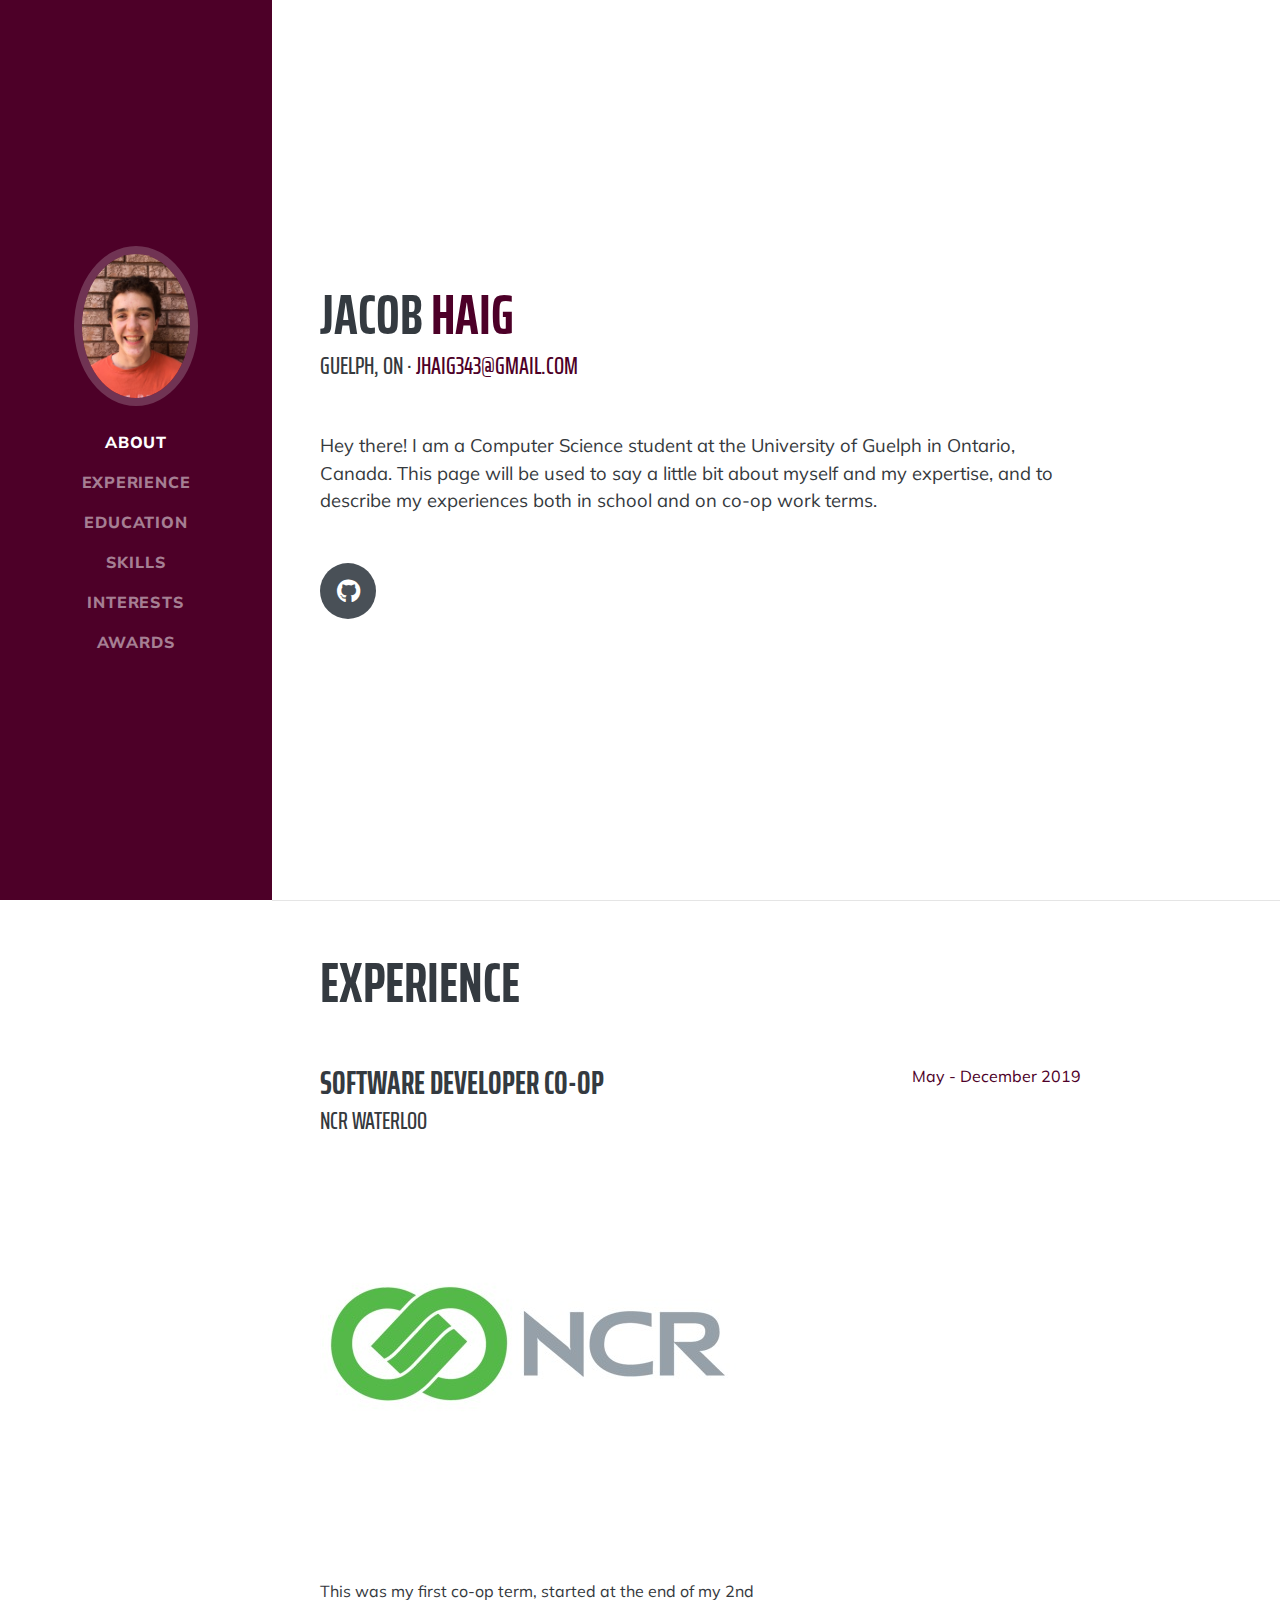
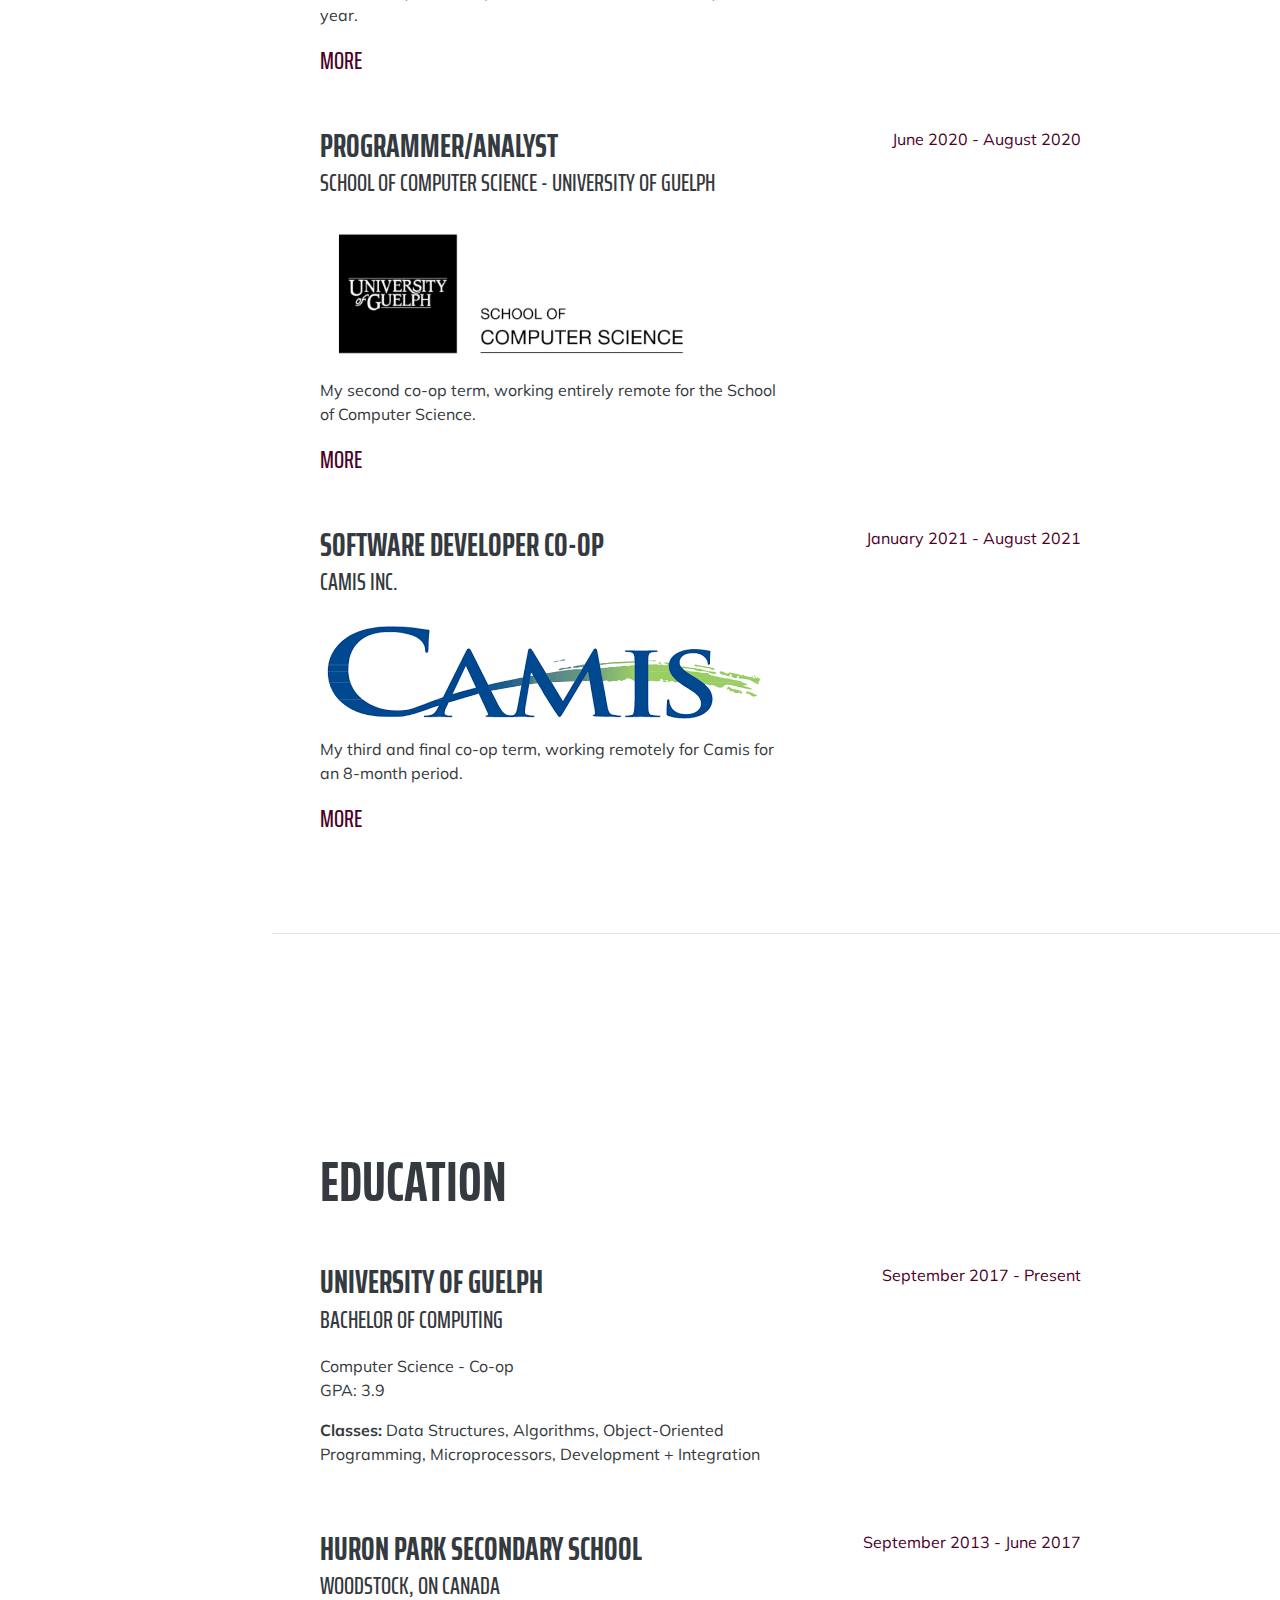
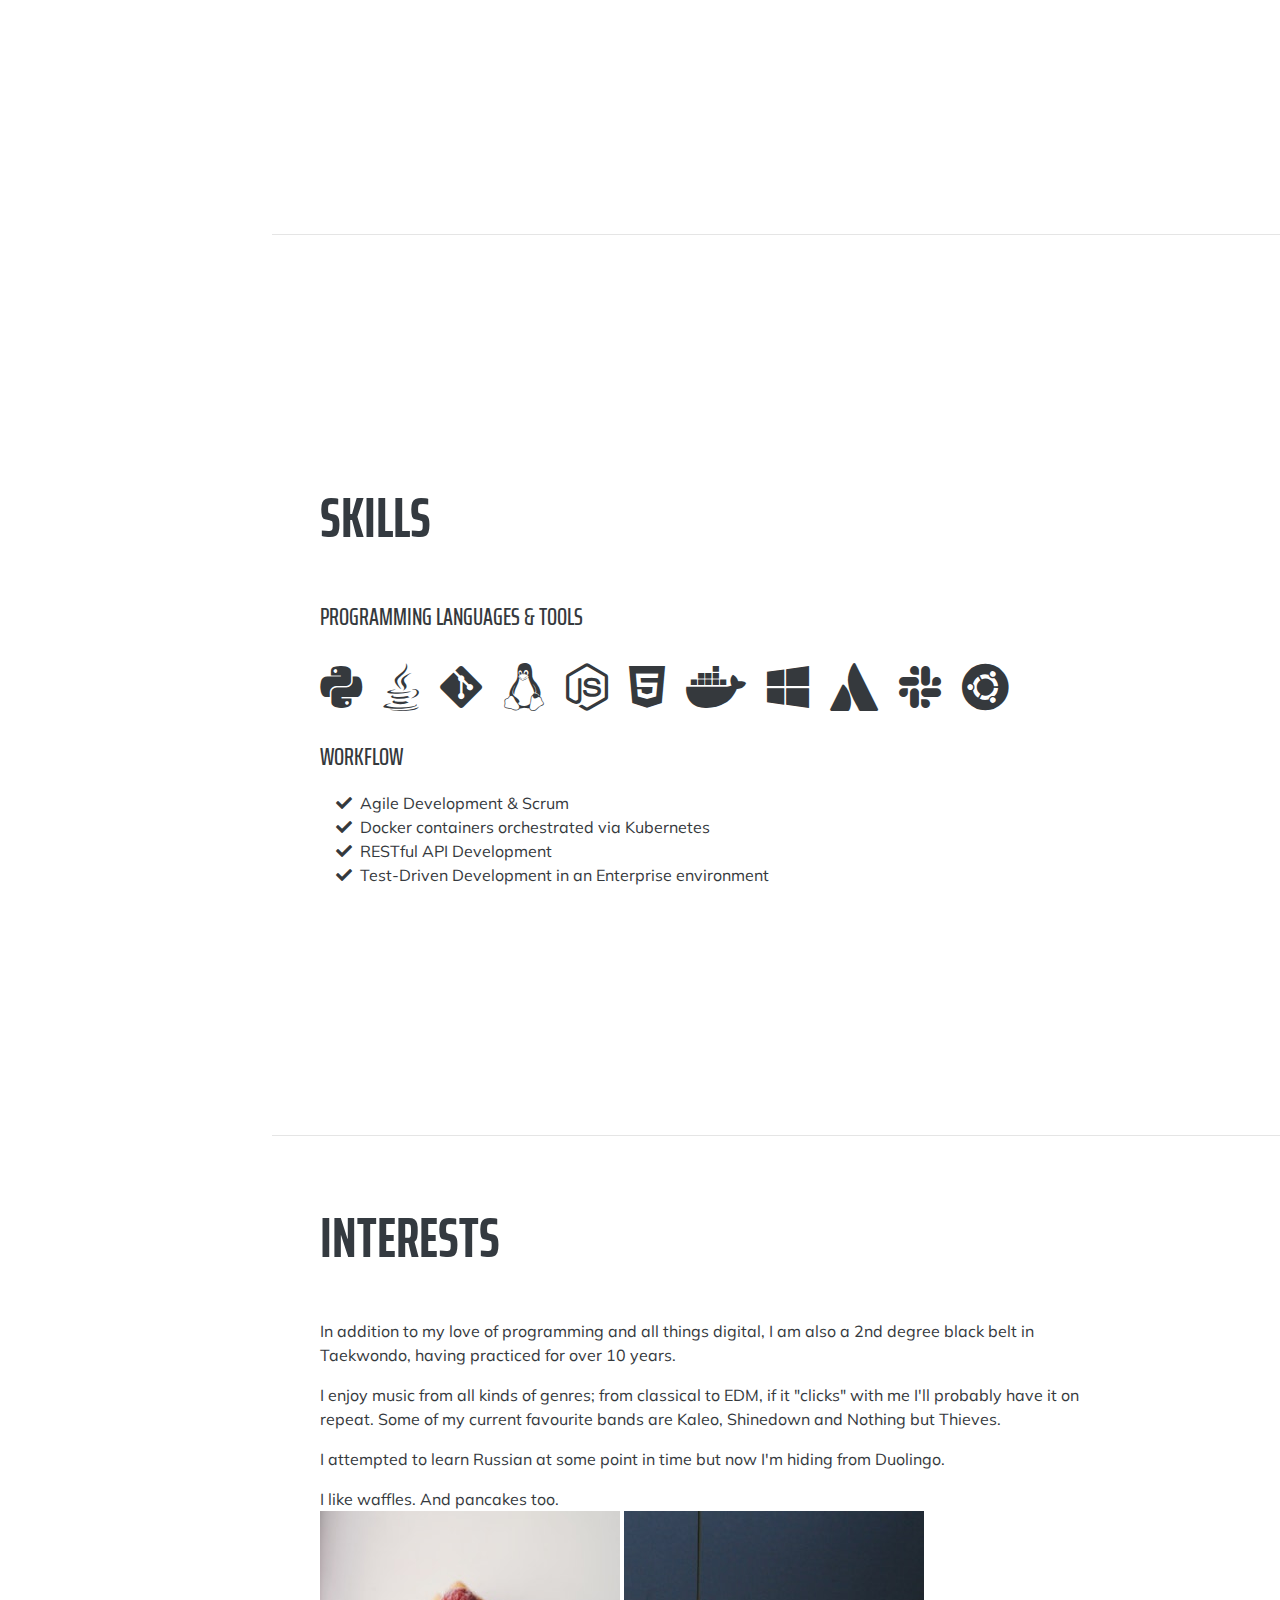
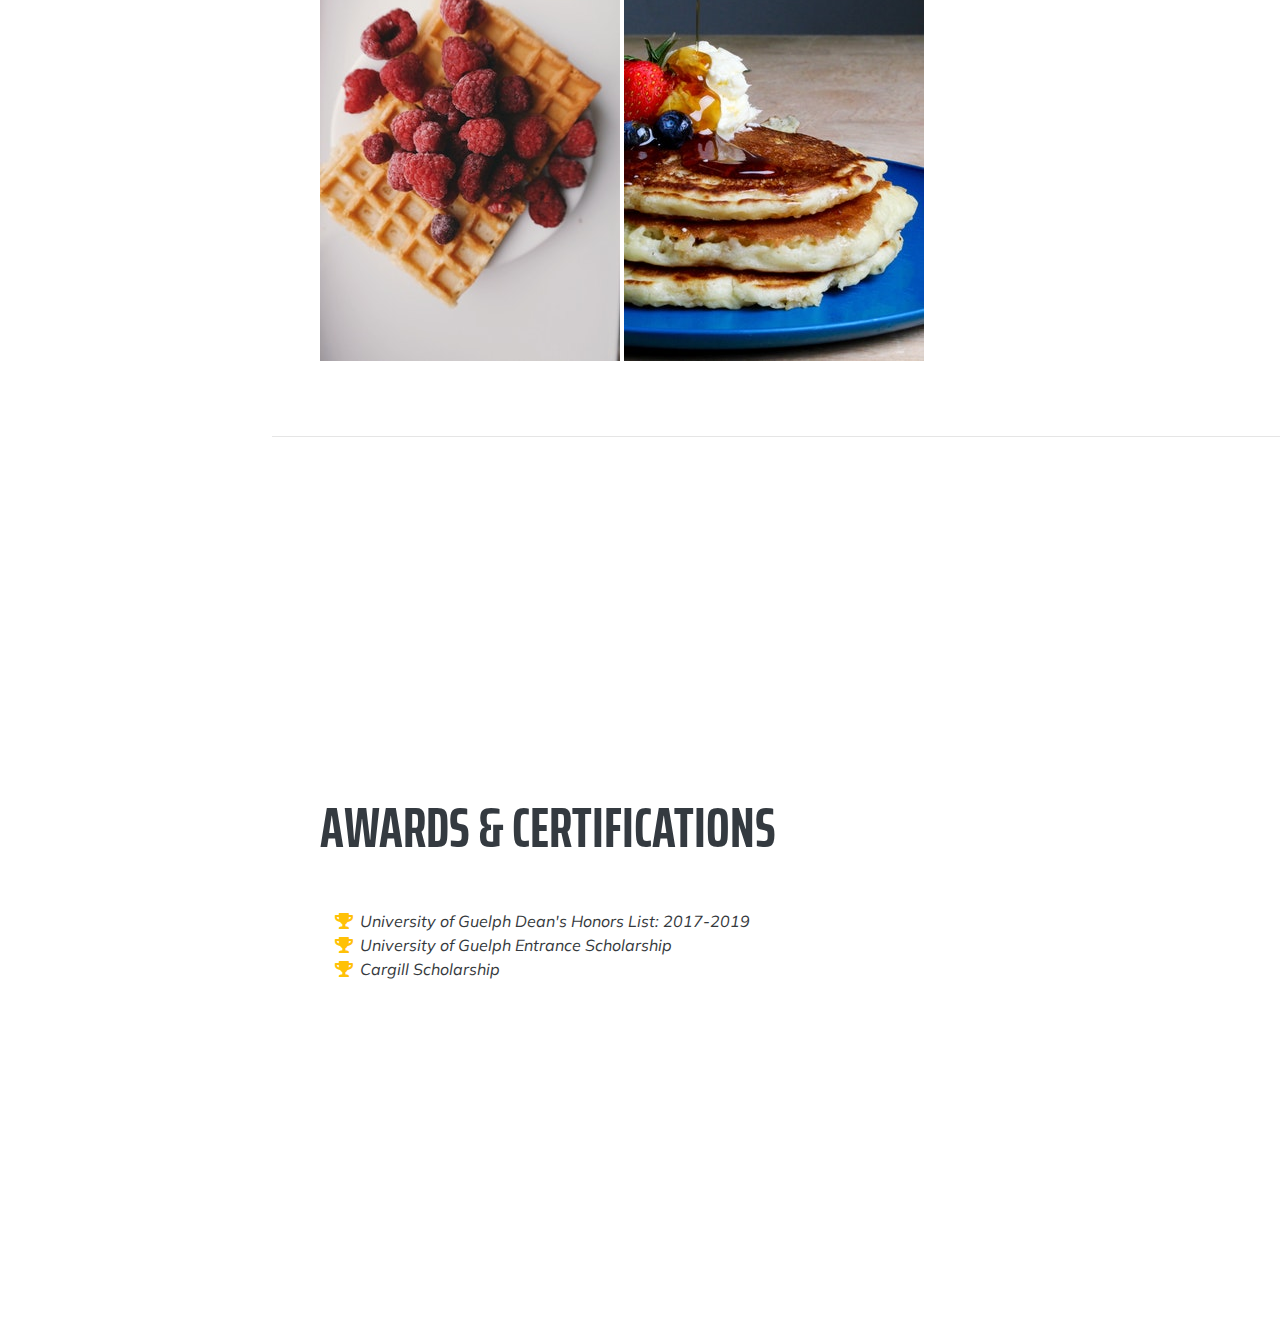
<file: index.html>
<!DOCTYPE html>
<html lang="en">

<head>

  <meta charset="utf-8">
  <meta name="viewport" content="width=device-width, initial-scale=1, shrink-to-fit=no">
  <meta name="description" content="">
  <meta name="author" content="">

  <title>Jacob Haig - Home</title>

  <!-- Bootstrap core CSS -->
  <link href="vendor/bootstrap/css/bootstrap.min.css" rel="stylesheet">

  <!-- Custom fonts for this template -->
  <link href="https://fonts.googleapis.com/css?family=Saira+Extra+Condensed:500,700" rel="stylesheet">
  <link href="https://fonts.googleapis.com/css?family=Muli:400,400i,800,800i" rel="stylesheet">
  <link href="vendor/fontawesome-free/css/all.min.css" rel="stylesheet">

  <!-- Custom styles for this template -->
  <link href="css/resume.min.css" rel="stylesheet">

</head>

<body id="page-top">

  <nav class="navbar navbar-expand-lg navbar-dark bg-primary fixed-top" id="sideNav">
    <a class="navbar-brand js-scroll-trigger" href="#page-top">
      <span class="d-block d-lg-none">Jacob Haig</span>
      <span class="d-none d-lg-block">
        <!-- NOTE: image file descriptor is case-sensitive(ie. 'JPG' needed below) -->
        <img class="img-fluid img-profile rounded-circle mx-auto mb-2" src="./img/profile.JPG" alt="">
      </span>
    </a>
    <button class="navbar-toggler" type="button" data-toggle="collapse" data-target="#navbarSupportedContent" aria-controls="navbarSupportedContent" aria-expanded="false" aria-label="Toggle navigation">
      <span class="navbar-toggler-icon"></span>
    </button>
    <div class="collapse navbar-collapse" id="navbarSupportedContent">
      <ul class="navbar-nav">
        <li class="nav-item">
          <a class="nav-link js-scroll-trigger" href="#about">About</a>
        </li>
        <li class="nav-item">
          <a class="nav-link js-scroll-trigger" href="#experience">Experience</a>
        </li>
        <li class="nav-item">
          <a class="nav-link js-scroll-trigger" href="#education">Education</a>
        </li>
        <li class="nav-item">
          <a class="nav-link js-scroll-trigger" href="#skills">Skills</a>
        </li>
        <li class="nav-item">
          <a class="nav-link js-scroll-trigger" href="#interests">Interests</a>
        </li>
        <li class="nav-item">
          <a class="nav-link js-scroll-trigger" href="#awards">Awards</a>
        </li>
      </ul>
    </div>
  </nav>

  <div class="container-fluid p-0">

    <section class="resume-section p-3 p-lg-5 d-flex align-items-center" id="about">
      <div class="w-100">
        <h2 class="mb-0">Jacob
          <span class="text-primary">Haig</span>
        </h2>
        <div class="subheading mb-5">Guelph, ON · 
          <a href="mailto:jhaig343@gmail.com">jhaig343@gmail.com</a>
        </div>
        <p class="lead mb-5">Hey there! I am a Computer Science student at the University of Guelph in Ontario, Canada. This page will be used to say a little bit about myself and my expertise, and to describe my experiences both in school and on co-op work terms. </p>
        <div class="social-icons">
          <a href="https://github.com/JHaig343">
            <i class="fab fa-github"></i>
          </a>
          <!-- <a href="https://twitter.com/jhaig343">
            <i class="fab fa-twitter"></i>
          </a> -->
        </div>
      </div>
    </section>

    <hr class="m-0">

    <section class="resume-section p-3 p-lg-5 d-flex justify-content-center" id="experience">
      <div class="w-100">
        <h2 class="mb-5">Experience</h2>

        <div class="resume-item d-flex flex-column flex-md-row justify-content-between mb-5">
          <div class="resume-content">
            <h3 class="mb-0">Software Developer Co-op</h3>
            <div class="subheading mb-3">NCR Waterloo</div>
            <img class="img-fluid mx-auto mb-2 " src="./img/NCRLogo.jpg" alt="">
            <p>This was my first co-op term, started at the end of my 2nd year.</p> 
            <a href="./NCR.html" class="subheading mb-3">More</a>
          </div>
          <div class="resume-date text-md-right">
            <span class="text-primary">May - December 2019</span>
          </div>
        </div>

        <div class="resume-item d-flex flex-column flex-md-row justify-content-between mb-5">
          <div class="resume-content">
            <h3 class="mb-0">Programmer/Analyst</h3>
            <div class="subheading mb-3">School of Computer Science - University of Guelph</div>
            <img class="img-fluid mx-auto mb-2" src="./img/SOCS.png" alt=""/>
            <p>My second co-op term, working entirely remote for the School of Computer Science.</p>
            <a href="./UoGuelph.html" class="subheading mb-3">More</a>
          </div>
          <div class="resume-date text-md-right">
            <span class="text-primary">June 2020 - August 2020</span>
          </div> 
        </div>
        
        <div class="resume-item d-flex flex-column flex-md-row justify-content-between mb-5">
          <div class="resume-content">
            <h3 class="mb-0">Software Developer Co-op</h3>
            <div class="subheading mb-3">Camis Inc.</div>
            <img class="img-fluid mx-auto mb-2" src="./img/camis.png" alt=""/>
            <p>My third and final co-op term, working remotely for Camis for an 8-month period.</p>
            <a href="./Camis.html" class="subheading mb-3">More</a>
          </div>
          <div class="resume-date text-md-right">
            <span class="text-primary">January 2021 - August 2021</span>
          </div>
        </div>

       

      </div>

    </section>

    <hr class="m-0">

    <section class="resume-section p-3 p-lg-5 d-flex align-items-center" id="education">
      <div class="w-100">
        <h2 class="mb-5">Education</h2>

        <div class="resume-item d-flex flex-column flex-md-row justify-content-between mb-5">
          <div class="resume-content">
            <h3 class="mb-0">University of Guelph</h3>
            <div class="subheading mb-3">Bachelor of Computing</div>
            <div>Computer Science - Co-op</div>
            <p>GPA: 3.9 <br></p>
            <p><b>Classes: </b> Data Structures, Algorithms, Object-Oriented Programming, Microprocessors, Development + Integration
          </div>
          <div class="resume-date text-md-right">
            <span class="text-primary">September 2017 - Present</span>
          </div>
        </div>

        <div class="resume-item d-flex flex-column flex-md-row justify-content-between">
          <div class="resume-content">
            <h3 class="mb-0">Huron Park Secondary School</h3>
            <div class="subheading mb-3">Woodstock, ON Canada</div>
          </div>
          <div class="resume-date text-md-right">
            <span class="text-primary">September 2013 - June 2017</span>
          </div>
        </div>

      </div>
    </section>

    <hr class="m-0">

    <section class="resume-section p-3 p-lg-5 d-flex align-items-center" id="skills">
      <div class="w-100">
        <h2 class="mb-5">Skills</h2>

        <div class="subheading mb-3">Programming Languages &amp; Tools</div>
        <ul class="list-inline dev-icons">
          <li class="list-inline-item">
            <i class="fab fa-python"></i>
          </li>
          <li class="list-inline-item">
            <i class="fab fa-java"></i>
          </li>
          <li class="list-inline-item">
            <i class="fab fa-git-alt"></i>
          </li>
          <li class="list-inline-item">
            <i class="fab fa-linux"></i>
          </li>
          <li class="list-inline-item">
            <i class="fab fa-node-js"></i>
          </li>
          <li class="list-inline-item">
            <i class="fab - fa-html5"></i>
          </li>
          <li class="list-inline-item">
              <i class="fab fa-docker"></i>
          </li>
          <li class="list-inline-item">
              <i class="fab fa-windows"></i>
          </li>
          <li class="list-inline-item">
              <i class="fab fa-atlassian"></i>
          </li> 
          <li class="list-inline-item">
              <i class="fab fa-slack"></i>
          </li>
          <li class="list-inline-item">
              <i class="fab fa-ubuntu"></i>
          </li>
        </ul>

        <div class="subheading mb-3">Workflow</div>
        <ul class="fa-ul mb-0">
          <li>
            <i class="fa-li fa fa-check"></i>
            Agile Development &amp; Scrum</li> 
          <li>
            <i class="fa-li fa fa-check"></i>
            Docker containers orchestrated via Kubernetes
          </li>
          <li>
            <i class="fa-li fa fa-check"></i>
            RESTful API Development
          </li>
          <li>
            <i class="fa-li fa fa-check"></i>
            Test-Driven Development in an Enterprise environment
          </li>
        </ul>
      </div>
    </section>

    <hr class="m-0">

    <section class="resume-section p-3 p-lg-5 d-flex align-items-center" id="interests">
      <div class="w-100">
        <h2 class="mb-5">Interests</h2>
        <p>In addition to my love of programming and all things digital, I am also a 2nd degree black belt in Taekwondo, having practiced for over 10 years. </p>
        <p>I enjoy music from all kinds of genres; from classical to EDM, if it "clicks" with me I'll probably have it on repeat. Some of my current favourite bands are Kaleo, Shinedown and Nothing but Thieves.</p>
        <p>I attempted to learn Russian at some point in time but now I'm hiding from Duolingo.</p>

        <p class="mb-0">I like waffles. And pancakes too.</p>
        <img class="img-fluid mx-auto mb-2 " src="./img/berries-blur-cream-378008.jpg" alt="">
          <img class="img-fluid mx-auto mb-2" src="img/berries-blueberry-brown-718739.jpg" alt="">
      </div>
    </section>

    <hr class="m-0">

    <section class="resume-section p-3 p-lg-5 d-flex align-items-center" id="awards">
      <div class="w-100">
        <h2 class="mb-5">Awards &amp; Certifications</h2>
        <ul class="fa-ul mb-0">
          <li>
            <i class="fa-li fa fa-trophy text-warning"></i>
            <i>University of Guelph Dean's Honors List: 2017-2019</i>  
          </li>
          <li>
            <i class="fa-li fa fa-trophy text-warning"></i>
            <i>University of Guelph Entrance Scholarship</i>
          </li>
          <li>
            <i class="fa-li fa fa-trophy text-warning"></i>
            <i>Cargill Scholarship</i>
          </li>
          <!-- <li>
            <i class="fa-li fa fa-trophy text-warning"></i>
            Mobile Web Specialist - Google Certification</li>
          <li>
            <i class="fa-li fa fa-trophy text-warning"></i>
            1<sup>st</sup>
            Place - University of Colorado Boulder - Emerging Tech Competition 2009</li>
          <li>
            <i class="fa-li fa fa-trophy text-warning"></i>
            1<sup>st</sup>
            Place - University of Colorado Boulder - Adobe Creative Jam 2008 (UI Design Category)</li>
          <li>
            <i class="fa-li fa fa-trophy text-warning"></i>
            2<sup>nd</sup>
            Place - University of Colorado Boulder - Emerging Tech Competition 2008</li>
          <li>
            <i class="fa-li fa fa-trophy text-warning"></i>
            1<sup>st</sup>
            Place - James Buchanan High School - Hackathon 2006</li>
          <li>
            <i class="fa-li fa fa-trophy text-warning"></i>
            3<sup>rd</sup>
            Place - James Buchanan High School - Hackathon 2005</li> -->
        </ul>
      </div>
    </section>

  </div>

  <!-- Bootstrap core JavaScript -->
  <script src="vendor/jquery/jquery.min.js"></script>
  <script src="vendor/bootstrap/js/bootstrap.bundle.min.js"></script>

  <!-- Plugin JavaScript -->
  <script src="vendor/jquery-easing/jquery.easing.min.js"></script>

  <!-- Custom scripts for this template -->
  <script src="js/resume.min.js"></script>

</body>

</html>
</file>
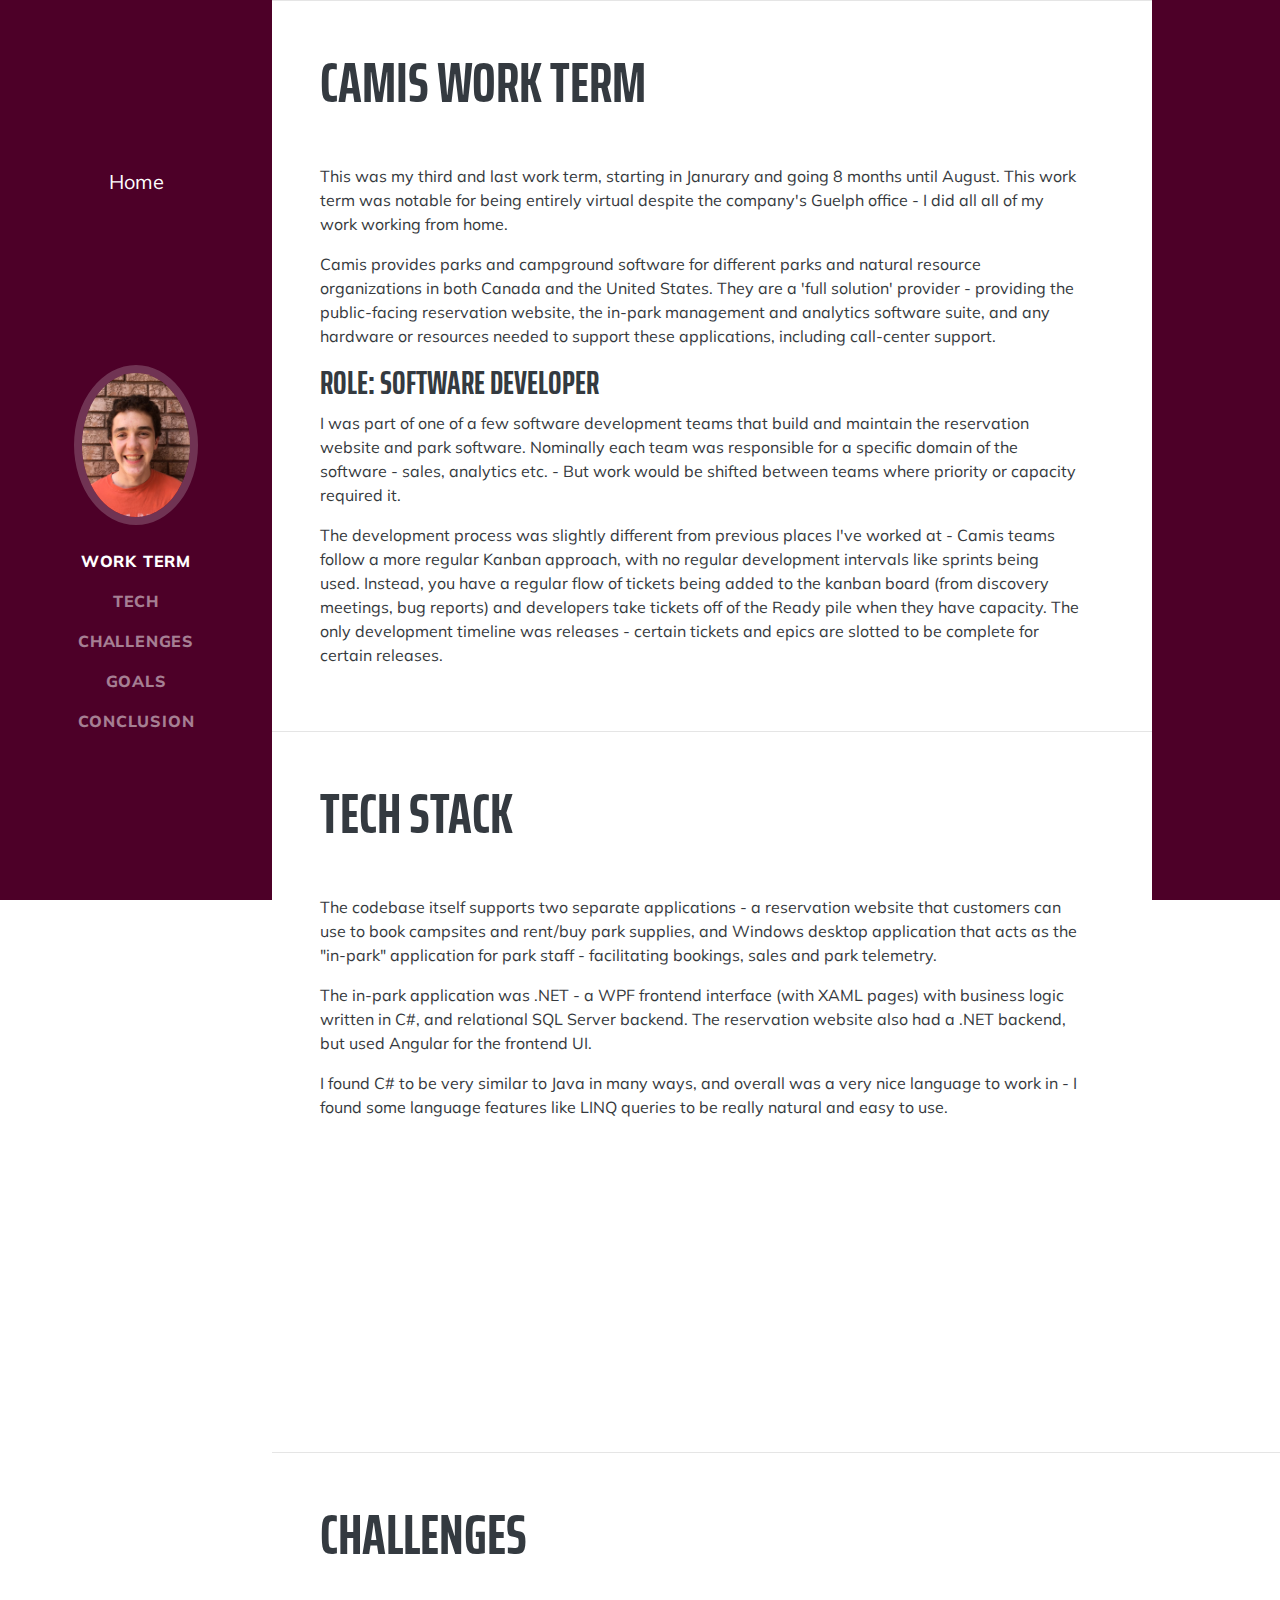
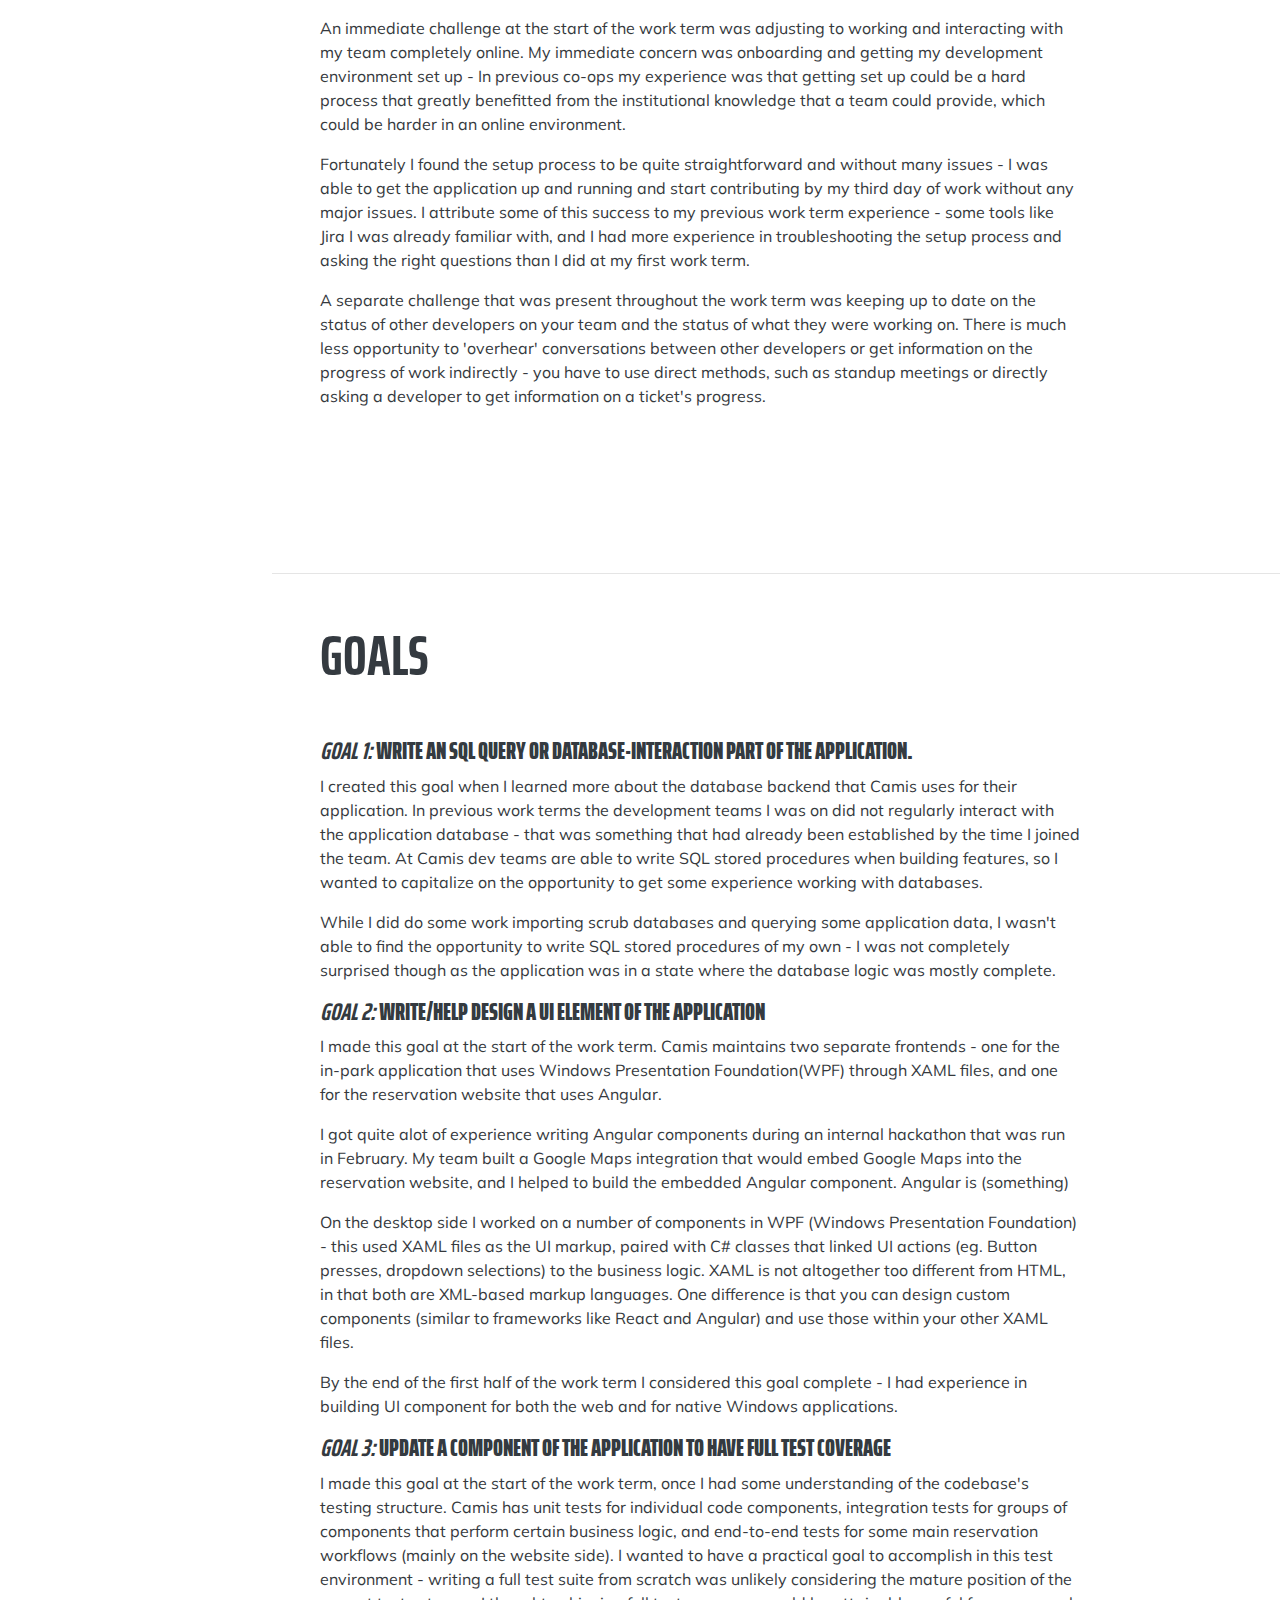
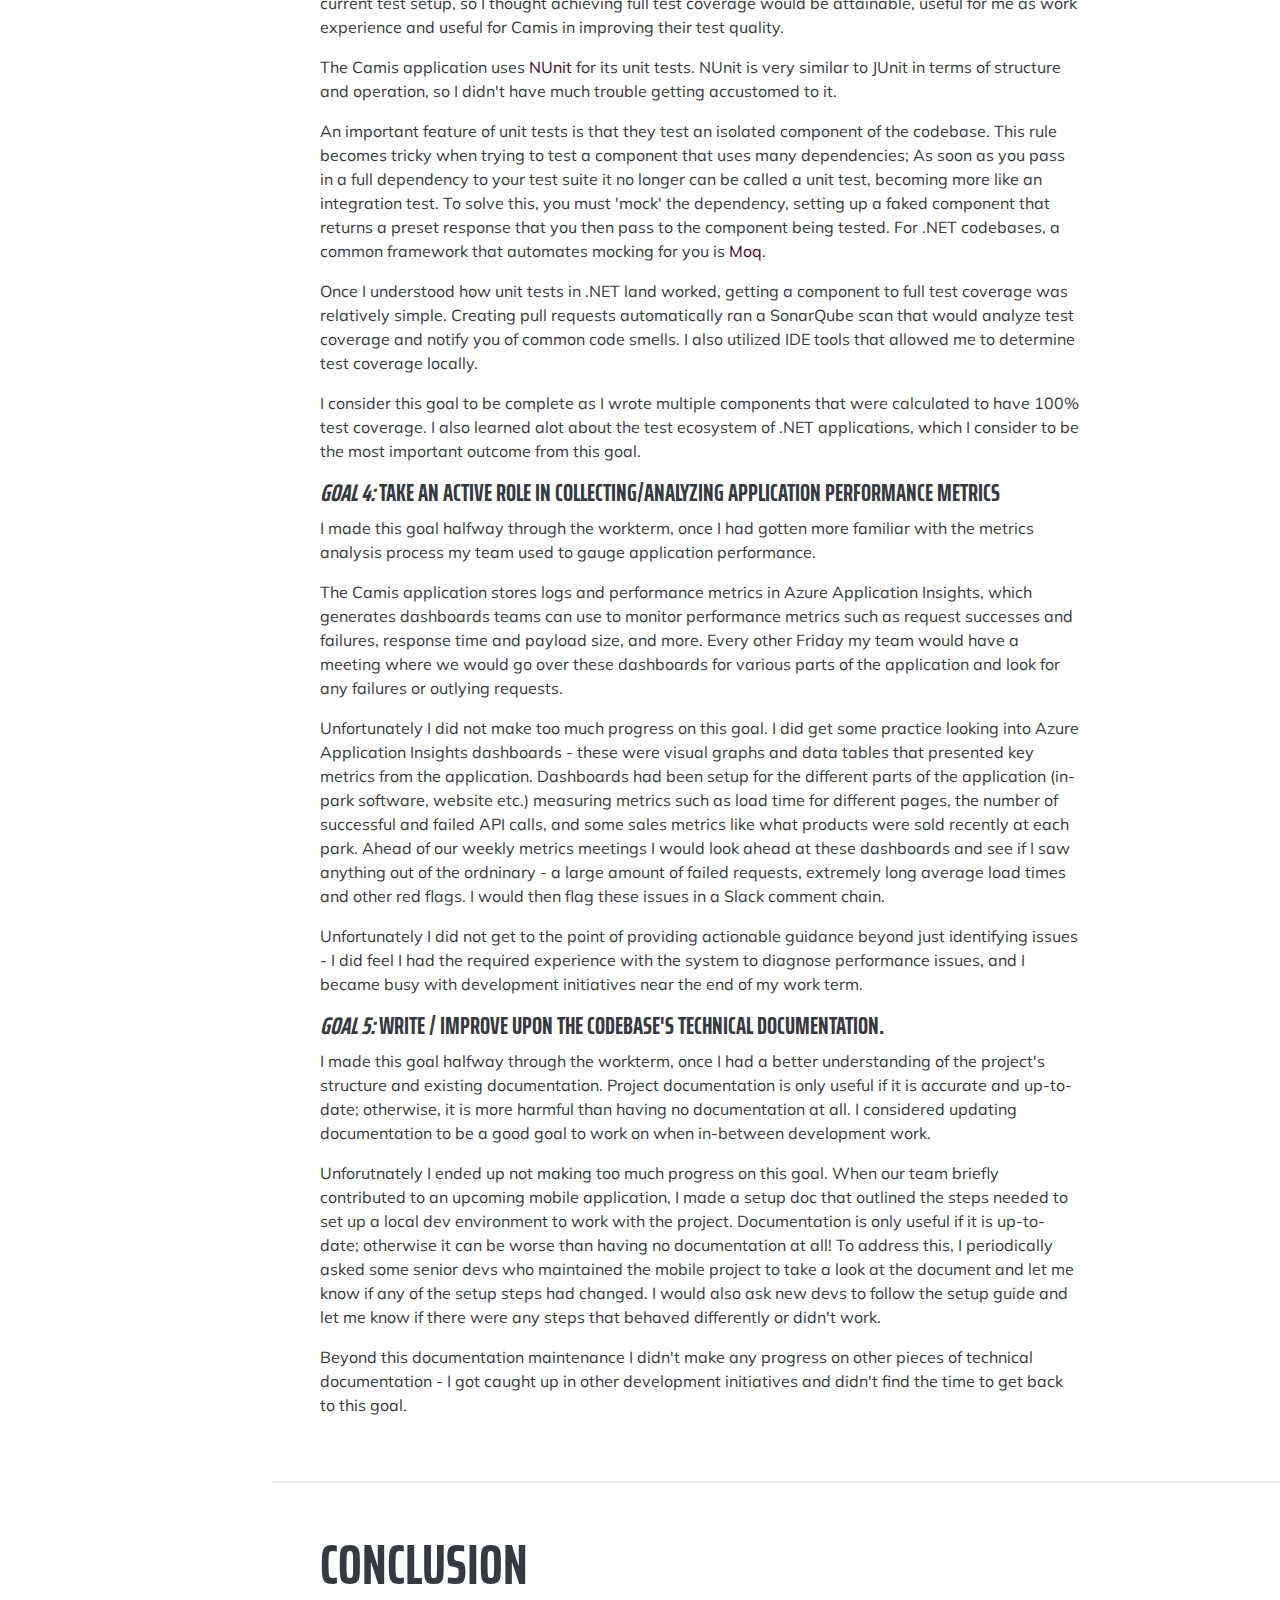
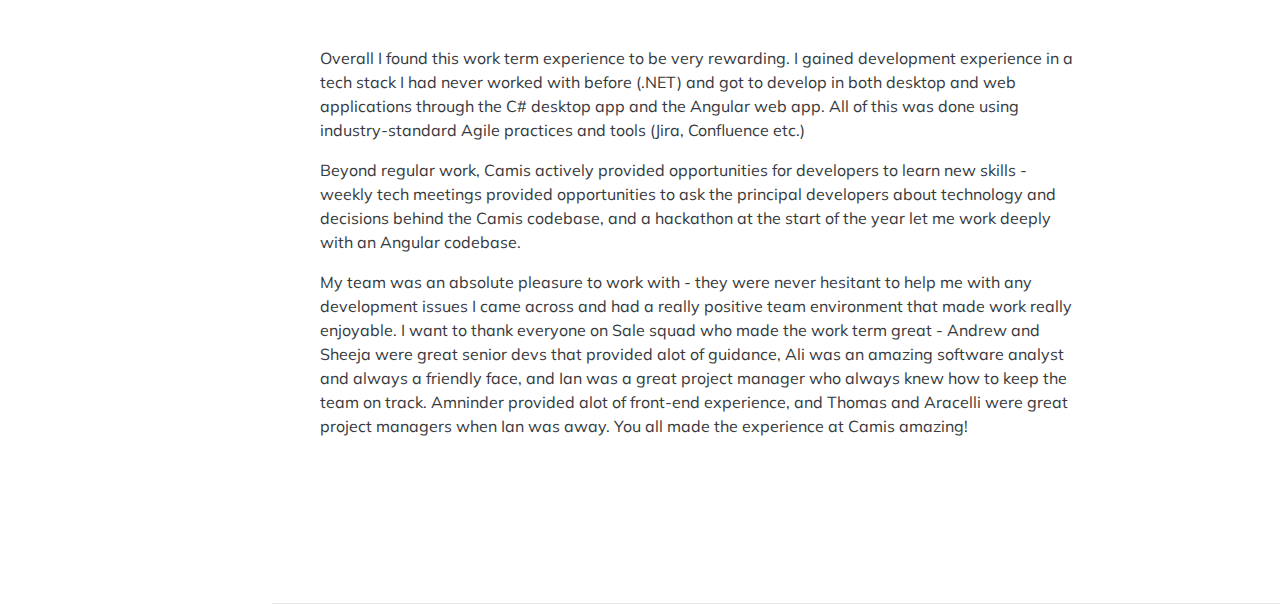
<file: Camis.html>
<!DOCTYPE html>
<html lang="en">
<!-- Work Term 3 Info Page | Camis -->
<head>

  <meta charset="utf-8">
  <meta name="viewport" content="width=device-width, initial-scale=1, shrink-to-fit=no">
  <meta name="description" content="">
  <meta name="author" content="">

  <title>Jacob Haig - Camis</title>

  <!-- Bootstrap core CSS -->
  <link href="vendor/bootstrap/css/bootstrap.min.css" rel="stylesheet">

  <!-- Custom fonts for this template -->
  <link href="https://fonts.googleapis.com/css?family=Saira+Extra+Condensed:500,700" rel="stylesheet">
  <link href="https://fonts.googleapis.com/css?family=Muli:400,400i,800,800i" rel="stylesheet">
  <link href="vendor/fontawesome-free/css/all.min.css" rel="stylesheet">

  <!-- Custom styles for this template -->
  <link href="css/resume.min.css" rel="stylesheet">

</head>

<body id="page-top">
    <nav class="navbar navbar-expand-lg navbar-dark bg-primary fixed-top" id="sideNav">
      <a class="navbar-brand" href="./index.html">Home</a>
      <a class="navbar-brand js-scroll-trigger" href="#page-top">
        <span class="d-block d-lg-none">Jacob Haig</span>
        <span class="d-none d-lg-block">
          <!-- NOTE: image file descriptor is case-sensitive(ie. 'JPG' needed below) -->
          <img class="img-fluid img-profile rounded-circle mx-auto mb-2" src="./img/profile.JPG" alt="">
        </span>
      </a>
      <button class="navbar-toggler" type="button" data-toggle="collapse" data-target="#navbarSupportedContent" aria-controls="navbarSupportedContent" aria-expanded="false" aria-label="Toggle navigation">
        <span class="navbar-toggler-icon"></span>
      </button>
      <div class="collapse navbar-collapse" id="navbarSupportedContent">
        <ul class="navbar-nav">
          <li class="nav-item">
            <a class="nav-link js-scroll-trigger" href="#camis-work-term">Work Term</a>
          </li>
          <li class="nav-item">
            <a class="nav-link js-scroll-trigger" href="#tech">Tech</a>
          </li>
          <li class="nav-item">
            <a class="nav-link js-scroll-trigger" href="#challenges">Challenges</a>
          </li>
          <li class="nav-item">
            <a class="nav-link js-scroll-trigger" href="#goals">Goals</a>
          </li>
          <li class="nav-item">
            <a class="nav-link js-scroll-trigger" href="#conclusion">Conclusion</a>
          </li>
        </ul>
      </div>
    </nav>

    <hr class="m-0">

    <section class="resume-section work-term p-3 p-lg-5 d-flex justify-content-center" id="camis-work-term">
      <div class="w-100">
          <h2 class="mb-5">Camis Work Term</h2>
          <p>This was my third and last work term, starting in Janurary and going 8 months until August.
          This work term was notable for being entirely virtual despite the company's Guelph office - I did all
          all of my work working from home.</p>
          <p>Camis provides parks and campground software for different parks and natural resource organizations
          in both Canada and the United States. They are a 'full solution' provider - providing the public-facing
          reservation website, the in-park management and analytics software suite, and any hardware or resources needed
          to support these applications, including call-center support.</p>
          <h3>Role: Software Developer</h3>
          <p>I was part of one of a few software development teams that build and maintain the reservation website and park
          software. Nominally each team was responsible for a specific domain of the software - sales, analytics etc. - But work would be
          shifted between teams where priority or capacity required it.</p>
          <p>The development process was slightly different from previous places I've worked at - Camis teams follow a more regular Kanban approach,
          with no regular development intervals like sprints being used. Instead, you have a regular flow of tickets being added to the kanban board
          (from discovery meetings, bug reports) and developers take tickets off of the Ready pile when they have capacity. The only development timeline
          was releases - certain tickets and epics are slotted to be complete for certain releases.</p>         
      </div>

    </section>

    <hr class="m-0">

    <section class="resume-section work-term p-3 p-lg-5 d-flex justify-content-center" id="tech">
      <div class ="w-100">
        <h2 class="mb-5">Tech Stack</h2>
        <p>The codebase itself supports two separate applications - a reservation website that customers
        can use to book campsites and rent/buy park supplies, and Windows desktop application that acts as
        the "in-park" application for park staff - facilitating bookings, sales and park telemetry.</p>
        <p>The in-park application was .NET  - a WPF frontend interface (with XAML pages) with business logic
        written in C#, and relational SQL Server backend. The reservation website also had a .NET backend, but used
        Angular for the frontend UI.</p>
        <!-- <p>The Camis codebase adhered to Clean Code architecture principles, which (TODO: explain Clean architecture) </p> -->
        <p>I found C# to be very similar to Java in many ways, and overall was a very nice language to work in - I found some language features like 
        LINQ queries to be really natural and easy to use.</p>
        </div>
    </section>

    <hr class="m-0">
    <section class="resume-section work-term p-3 p-lg-5 d-flex justify-content-center" id="challenges">
      <div class="w-100">
        <h2 class="mb-5">Challenges</h2>
        <p>An immediate challenge at the start of the work term was adjusting to working and interacting with
        my team completely online. My immediate concern was onboarding and getting my development environment set up - In
        previous co-ops my experience was that getting set up could be a hard process that greatly benefitted from the institutional
        knowledge that a team could provide, which could be harder in an online environment.</p>
        <p>Fortunately I found the setup process to be quite straightforward and without many issues - I was able to get the application up and running
        and start contributing by my third day of work without any major issues. I attribute some of this success to my previous work term experience - some
        tools like Jira I was already familiar with, and I had more experience in troubleshooting the setup process and asking the right questions than I did
        at my first work term.</p>
        <p>A separate challenge that was present throughout the work term was keeping up to date on the status of other developers on your team and the status of what they were working on. 
          There is much less opportunity to 'overhear' conversations between other developers or get information on the progress of work indirectly
          - you have to use direct methods, such as standup meetings or directly asking a developer to get information on a ticket's progress. 
        </p>
      </div>

    </section>

    <hr class="m-0">
    <!-- WORK IN PROGRESS -->
    <section class="resume-section work-term p-3 p-lg-5 d-flex justify-content-center" id="goals">
      <div class="w-100">
        <h2 class="mb-5">Goals</h2>
        <div class="goalAnswer">
          <h4><i>Goal 1:</i> <b>Write an SQL query or database-interaction part of the application.</b> </h4>
          <p>I created this goal when I learned more about the database backend that Camis uses for their application.
          In previous work terms the development teams I was on did not regularly interact with the application database - that
          was something that had already been established by the time I joined the team. At Camis dev teams are able to write SQL stored
          procedures when building features, so I wanted to capitalize on the opportunity to get some experience working with databases.</p>
          <p>While I did do some work importing scrub databases and querying some application data, I wasn't able to find the opportunity to write SQL
            stored procedures of my own - I was not completely surprised though as the application was in a state where the database logic was mostly complete.
          </p>
         </div>
        <div class="goalAnswer">
          <h4><i>Goal 2:</i> <b>Write/help design a UI element of the application</b></h4>
          <p>I made this goal at the start of the work term. Camis maintains two separate frontends - one for the in-park application that
          uses Windows Presentation Foundation(WPF) through XAML files, and one for the reservation website that uses Angular.</p>
          <p>I got quite alot of experience writing Angular components during an internal hackathon that was run in February. My team built a Google Maps
          integration that would embed Google Maps into the reservation website, and I helped to build the embedded Angular component. Angular is (something)</p>
          <p>On the desktop side I worked on a number of components in WPF (Windows Presentation Foundation) - this used XAML files as the UI markup, paired with C# classes that linked UI
            actions (eg. Button presses, dropdown selections) to the business logic. XAML is not altogether too different from HTML, in that both are XML-based markup languages. One difference
            is that you can design custom components (similar to frameworks like React and Angular) and use those within your other XAML files.</p>
          <p>By the end of the first half of the work term I considered this goal complete - I had experience in building UI component for both the web and for
            native Windows applications.</p>
          </div>
        <div class="goalAnswer">
          <h4><i>Goal 3:</i> <b>Update a component of the application to have full test coverage</b></h4>
          <p>I made this goal at the start of the work term, once I had some understanding of the codebase's testing structure. Camis has unit tests for individual code components,
          integration tests for groups of components that perform certain business logic, and end-to-end tests for some main reservation workflows (mainly on the website side). I wanted to have a practical goal to accomplish in this test environment - writing a full 
          test suite from scratch was unlikely considering the mature position of the current test setup,
          so I thought achieving full test coverage would be attainable, useful for me as work experience and useful for Camis in improving their test quality.</p>
          <p>The Camis application uses <a href="https://nunit.org/">NUnit</a> for its unit tests. NUnit is very similar to JUnit in terms of structure and operation, so I didn't have much
          trouble getting accustomed to it.</p>
          <p>An important feature of unit tests is that they test an isolated component of the codebase. This rule becomes tricky when trying to test a component that uses many dependencies; As soon
            as you pass in a full dependency to your test suite it no longer can be called a unit test, becoming more like an integration test. 
            To solve this, you must 'mock' the dependency, setting up a faked component that returns a preset response that you then pass to the component being tested. For .NET codebases, a common framework
            that automates mocking for you is <a href="https://github.com/Moq/moq4/wiki/Quickstart">Moq</a>.</p>
            <p>Once I understood how unit tests in .NET land worked, getting a component to full test coverage was relatively simple. Creating pull requests automatically ran a SonarQube scan that would analyze test coverage and notify you of common code smells. I also utilized IDE tools that allowed me to determine test coverage locally.
            </p>
            <p>I consider this goal to be complete as I wrote multiple components that were calculated to have 100% test coverage. I also learned alot about the test ecosystem of .NET applications, which I consider to be the most important outcome from this goal.</p>
        </div>
        <div class="goalAnswer">
          <h4><i>Goal 4:</i> Take an active role in collecting/analyzing application performance metrics</h4>
          <p>I made this goal halfway through the workterm, once I had gotten more familiar with the metrics analysis process my team used to gauge application performance.</p>
          <p>The Camis application stores logs and performance metrics in Azure Application Insights, which generates dashboards teams can use to monitor performance metrics such as request
          successes and failures, response time and payload size, and more. Every other Friday my team would have a meeting where we would go over these dashboards for various parts of the application and look for any failures or outlying requests. </p>
          <p>Unfortunately I did not make too much progress on this goal. I did get some practice looking into Azure Application Insights dashboards - these were visual graphs and data tables that presented key metrics from the application. Dashboards had been setup for the different parts of the application (in-park software, website etc.) measuring metrics such as load time for different pages, the number of successful and failed API calls, and some sales metrics like what products were sold recently at each park. Ahead of our weekly metrics meetings I would look ahead at these dashboards and see if I saw anything out of the ordninary - a large amount of failed requests, extremely long average load times and other red flags. I would then flag these issues in a Slack comment chain.</p>
          <p>Unfortunately I did not get to the point of providing actionable guidance beyond just identifying issues - I did feel I had the required experience with the system to diagnose
          performance issues, and I became busy with development initiatives near the end of my work term.</p>
        </div>
        <div class="goalAnswer">
          <h4><i>Goal 5:</i> Write / improve upon the codebase's technical documentation.</h4>
          <p>I made this goal halfway through the workterm, once I had a better understanding of the project's structure and existing documentation. Project documentation is only useful if it is accurate and up-to-date; otherwise, it is more harmful than having no documentation at all. I considered updating documentation to be a good goal to work on when in-between development work.</p>
          <p>Unforutnately I ended up not making too much progress on this goal. When our team briefly contributed to an upcoming mobile application, I made a setup doc that outlined the 
          steps needed to set up a local dev environment to work with the project. Documentation is only useful if it is up-to-date; otherwise it can be worse than having no documentation at all! To address this, I periodically asked some senior devs who maintained the mobile project to take a look at the document and let me know if any of the setup steps had changed. I would also ask new devs to follow the setup guide and let me know if there were any steps that behaved differently or didn't work.</p>
          <p>Beyond this documentation maintenance I didn't make any progress on other pieces of technical documentation - I got caught up in other development initiatives and didn't find the time to get back to this goal.</p>
        </div>
      </div>
    </section>

    <hr class="m-0">


    <hr class="m-0">

    <section class="resume-section work-term p-3 p-lg-5 d-flex justify-content-center" id="conclusion">
      <div class="w-100">
        <h2 class="mb-5">Conclusion</h2>
        <p>Overall I found this work term experience to be very rewarding. I gained development experience in a tech stack I had never worked with before (.NET) and got to develop in both
        desktop and web applications through the C# desktop app and the Angular web app. All of this was done using industry-standard Agile practices and tools (Jira, Confluence etc.)</p>
        <p>Beyond regular work, Camis actively provided opportunities for developers to learn new skills - weekly tech meetings provided opportunities to ask the principal developers about technology and decisions behind the Camis codebase, and a hackathon at the start of the year let me work deeply with an Angular codebase.</p>
        <p>My team was an absolute pleasure to work with - they were never hesitant to help me with any development issues I came across and had a really positive team environment that made work really enjoyable. I want to thank everyone on Sale squad who made the work term great - Andrew and Sheeja were great senior devs that provided alot of guidance, Ali was an amazing software analyst and always a friendly face, and Ian was a great project manager who always knew how to keep the team on track. Amninder provided alot of front-end experience, and Thomas and Aracelli were great project managers when Ian was away. You all made the experience at Camis amazing!</p>
      </div>
    </section>

    <hr class="m-0"></hr>


  <nav class="navbar navbar-expand-lg navbar-dark bg-primary" id="rightBar"></nav>
  <!-- Bootstrap core JavaScript -->
  <script src="vendor/jquery/jquery.min.js"></script>
  <script src="vendor/bootstrap/js/bootstrap.bundle.min.js"></script>

  <!-- Plugin JavaScript -->
  <script src="vendor/jquery-easing/jquery.easing.min.js"></script>

  <!-- Custom scripts for this template -->
  <script src="js/resume.min.js"></script>

</body>
</file>
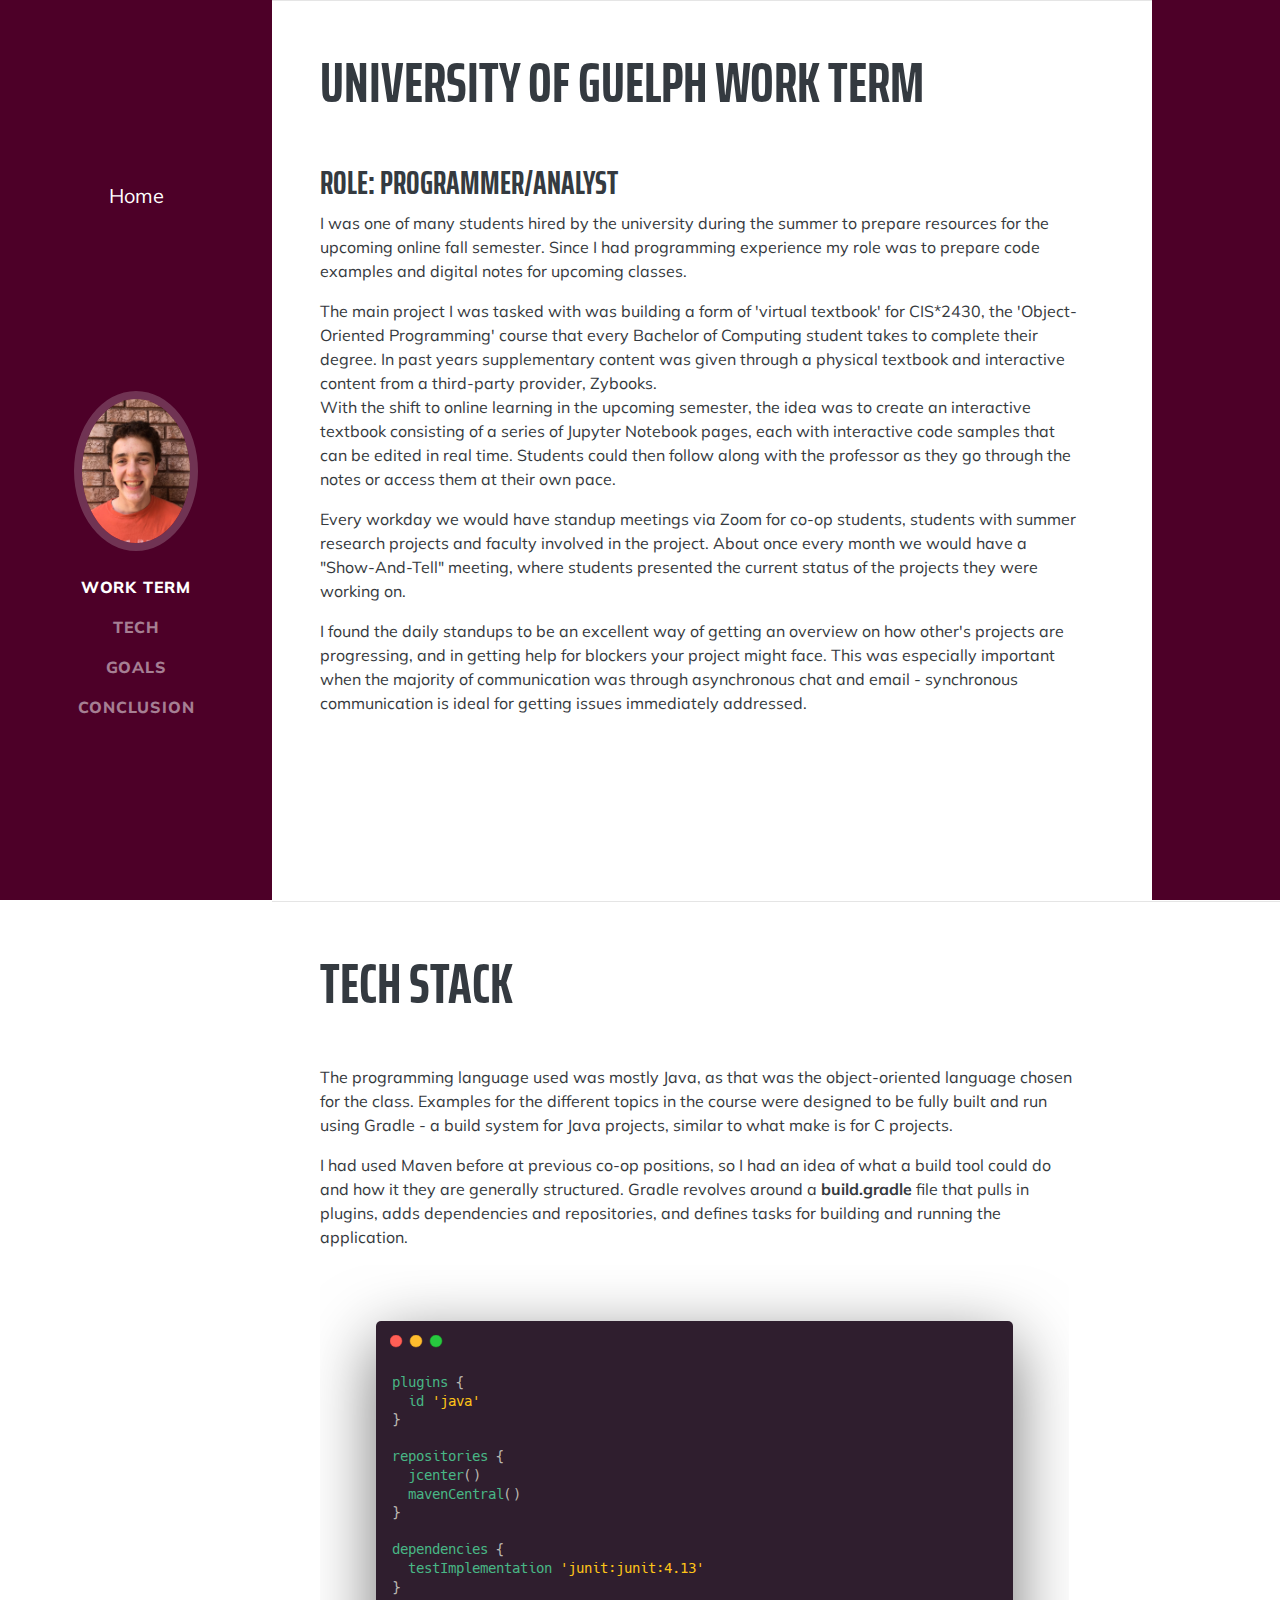
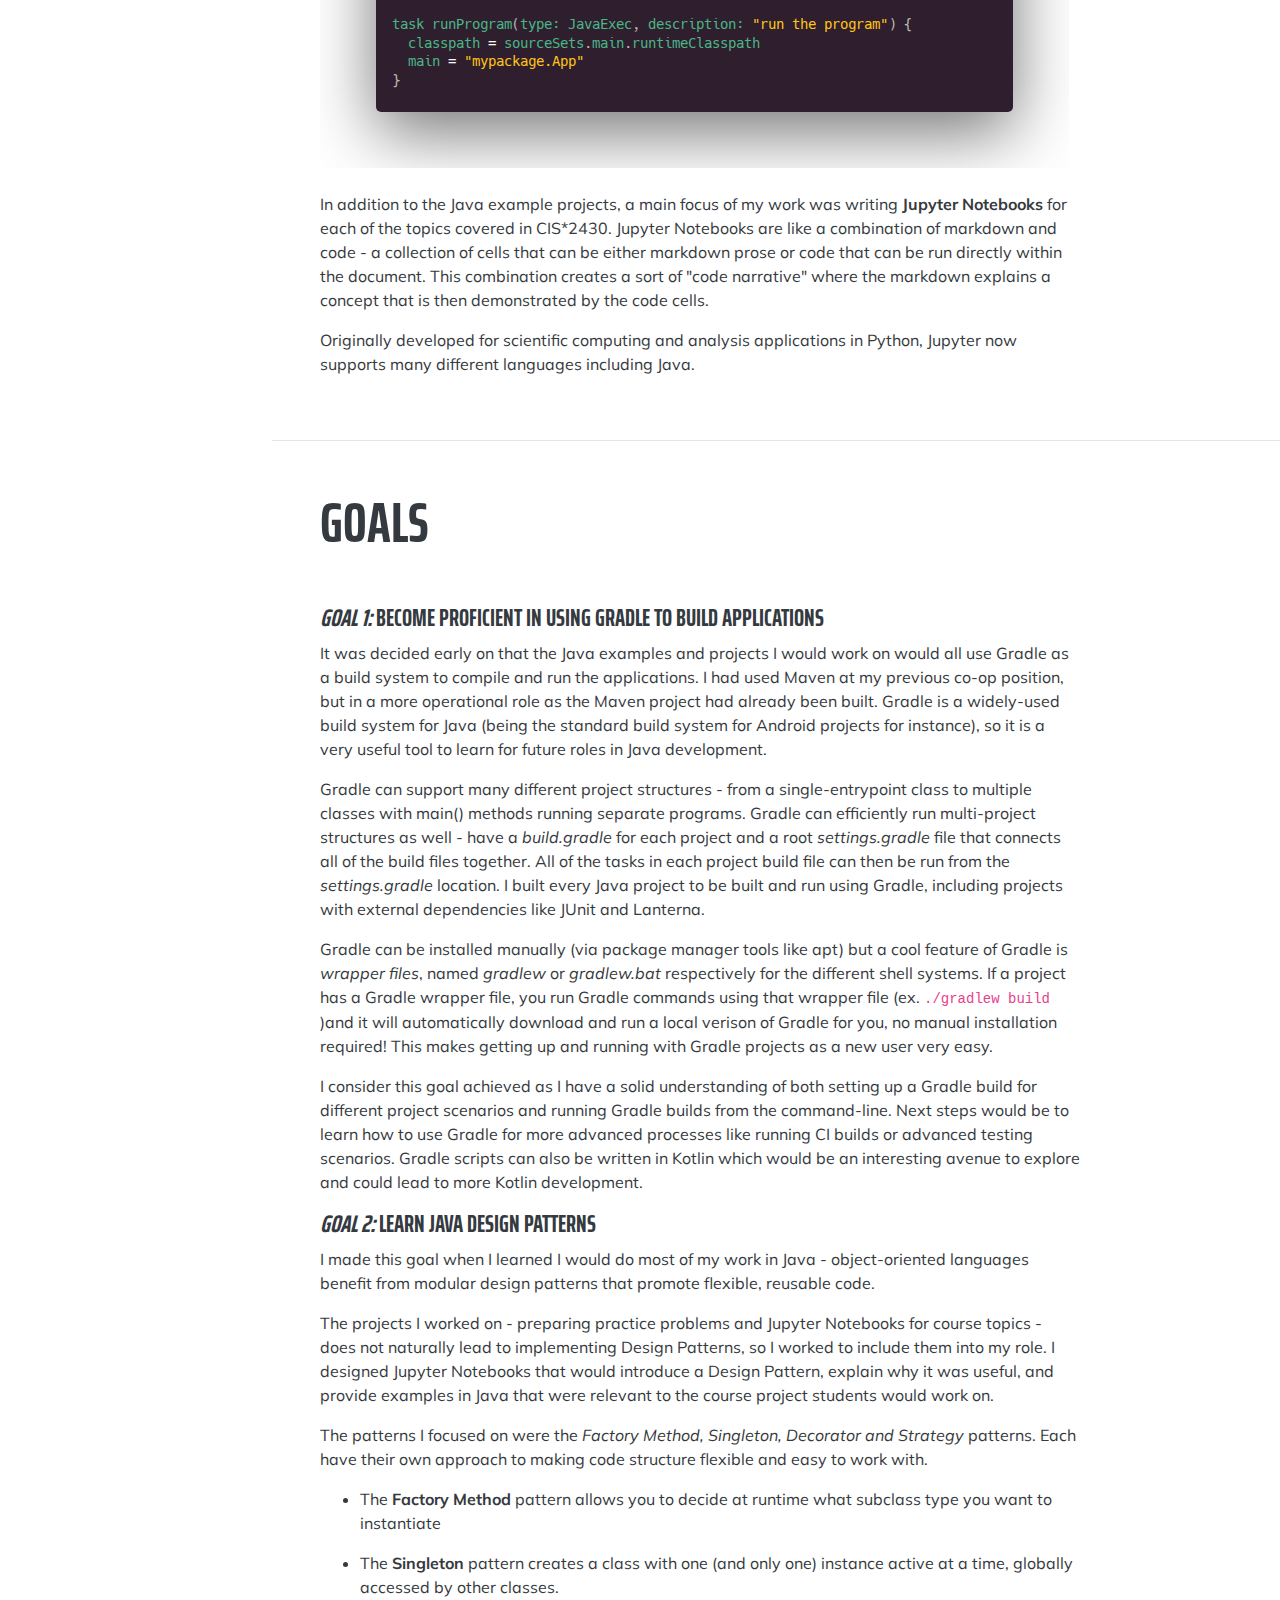
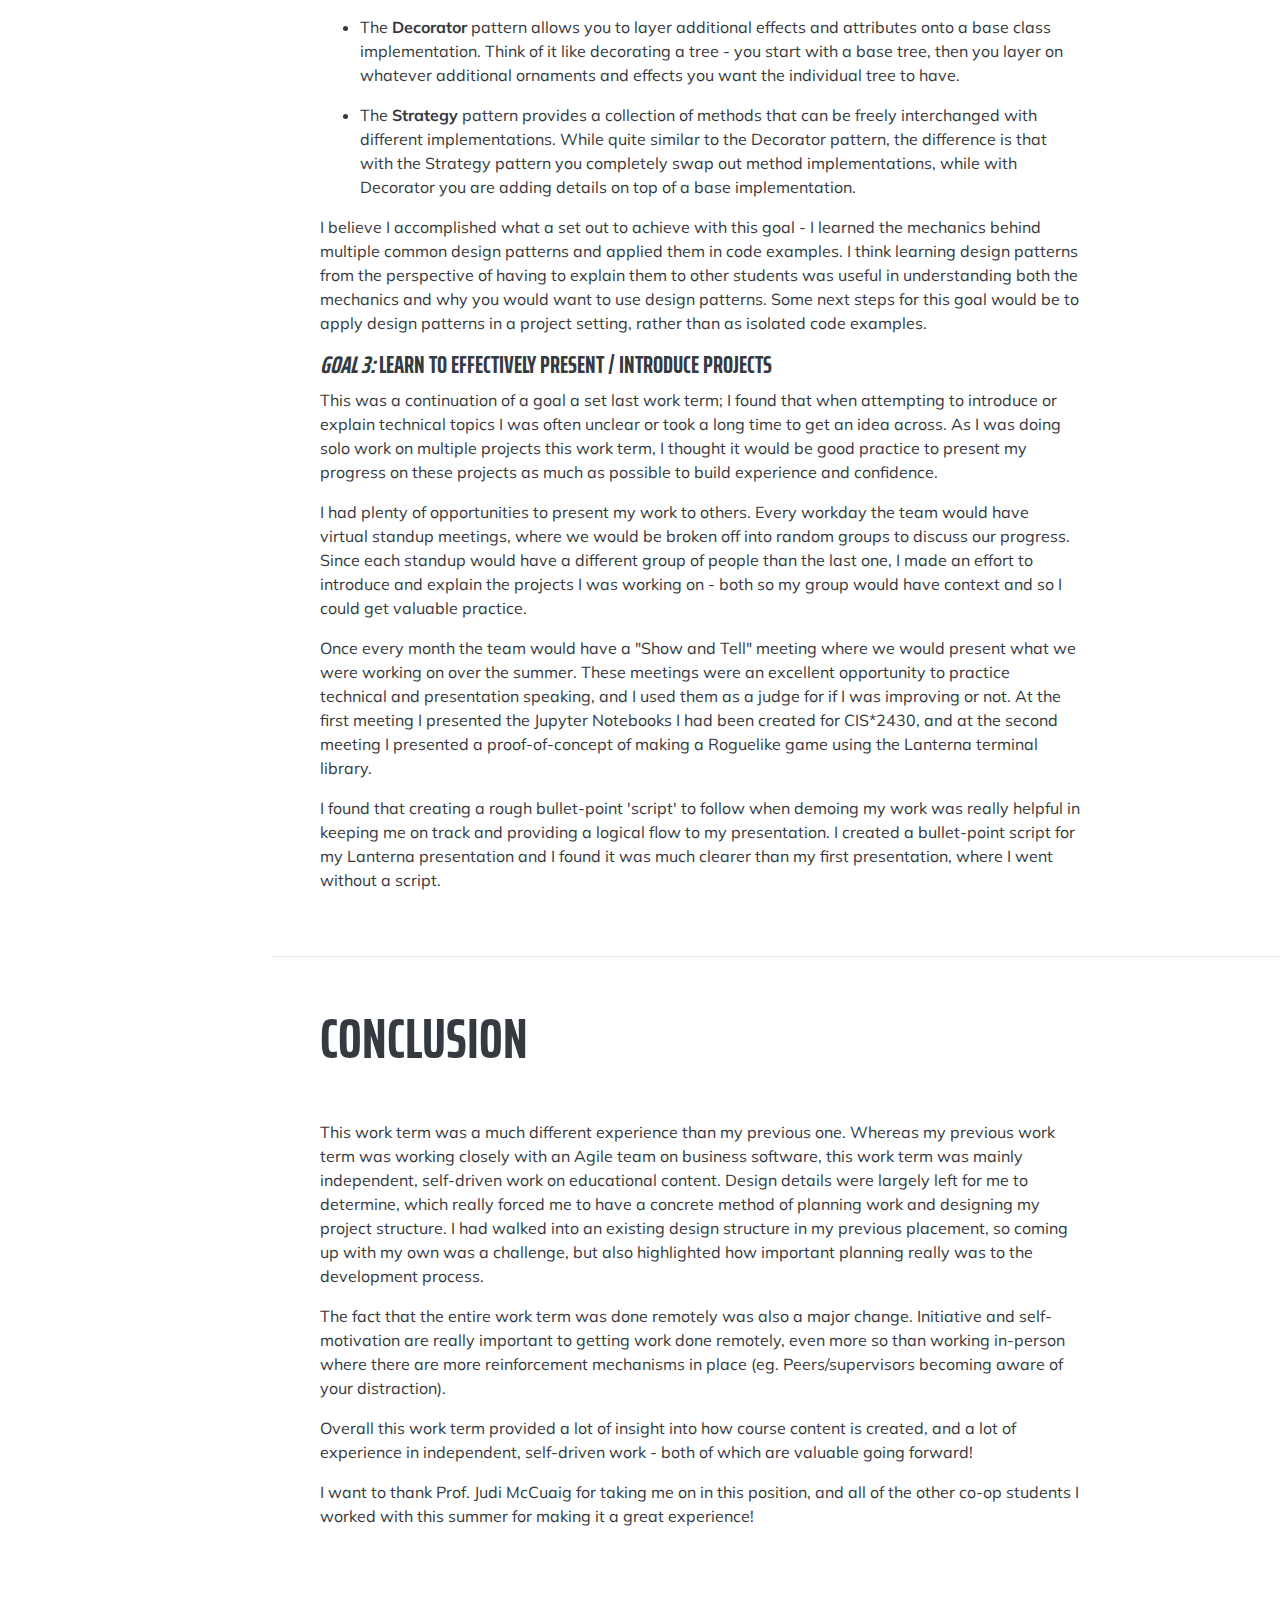
<file: UoGuelph.html>
<!DOCTYPE html>
<html lang="en">
<head>
  <meta charset="UTF-8">
  <meta name="viewport" content="width=device-width, initial-scale=1.0">
  <title>Jacob Haig - University of Guelph</title>

  <!-- Bootstrap core CSS -->
  <link href="vendor/bootstrap/css/bootstrap.min.css" rel="stylesheet">

  <!-- Custom fonts for this template -->
  <!-- FIXME: maybe package these locally so it's not doing a web query -->
  <link href="https://fonts.googleapis.com/css?family=Saira+Extra+Condensed:500,700" rel="stylesheet">
  <link href="https://fonts.googleapis.com/css?family=Muli:400,400i,800,800i" rel="stylesheet">
  <link href="vendor/fontawesome-free/css/all.min.css" rel="stylesheet">

  <!-- Custom styles for this template -->
  <link href="css/resume.min.css" rel="stylesheet">

</head>


<body id="page-top">

<nav class="navbar navbar-expand-lg navbar-dark bg-primary fixed-top" id="sideNav">
  <a class="navbar-brand" href="./index.html">Home</a>
  <a class="navbar-brand js-scroll-trigger" href="#page-top">
    <span class="d-block d-lg-none">Jacob Haig</span>
    <span class="d-none d-lg-block">
            <!-- NOTE: image file descriptor is case-sensitive(ie. 'JPG' needed below) -->
            <img class="img-fluid img-profile rounded-circle mx-auto mb-2" src="./img/profile.JPG" alt="">
          </span>
  </a>
  <button class="navbar-toggler" type="button" data-toggle="collapse" data-target="#navbarSupportedContent"
          aria-controls="navbarSupportedContent" aria-expanded="false" aria-label="Toggle navigation">
    <span class="navbar-toggler-icon"></span>
  </button>
  <div class="collapse navbar-collapse" id="navbarSupportedContent">
    <ul class="navbar-nav">
      <li class="nav-item">
        <a class="nav-link js-scroll-trigger" href="#uog-work-term">Work Term</a>
      </li>
      <li class="nav-item">
        <a class="nav-link js-scroll-trigger" href="#tech">Tech</a>
      </li>
      <li class="nav-item">
        <a class="nav-link js-scroll-trigger" href="#goals">Goals</a>
      </li>
      <li class="nav-item">
        <a class="nav-link js-scroll-trigger" href="#conclusion">Conclusion</a>
      </li>
    </ul>
  </div>
</nav>

<hr class="m-0">

<section class="resume-section p-3 p-lg-5 d-flex justify-content-center" id="uog-work-term">
  <div class="w-100">
    <h2 class="mb-5">University of Guelph Work Term</h2>

    <h3>Role: Programmer/Analyst</h3>

    <p>I was one of many students hired by the university during the summer to prepare resources for the upcoming online
      fall semester. Since I had
      programming experience my role was to prepare code examples and digital notes for upcoming classes.</p>

    <p>The main project I was tasked with was building a form of 'virtual textbook' for CIS*2430, the
      'Object-Oriented Programming' course that every Bachelor of Computing student takes to complete their degree.
      In past years supplementary content was given through a physical textbook and interactive content from a
      third-party
      provider, Zybooks.<br> With the shift to online learning in the upcoming semester, the idea was to create an
      interactive textbook
      consisting of a series of Jupyter Notebook pages, each with interactive code samples that can be edited in real
      time. Students
      could then follow along with the professor as they go through the notes or access them at their own pace.</p>

    <p>Every workday we would have standup meetings via Zoom for co-op students, students with summer research projects
      and faculty
      involved in the project. About once every month we would have a "Show-And-Tell" meeting, where students presented
      the current status
      of the projects they were working on.</p>
    <p>I found the daily standups to be an excellent way of getting an overview on how other's projects are progressing,
      and in getting
      help for blockers your project might face. This was especially important when the majority of communication was
      through asynchronous
      chat and email - synchronous communication is ideal for getting issues immediately addressed.</p>

  </div>
</section>

<hr class="m-0">

<section class="resume-section p-3 p-lg-5 d-flex justify-content-center" id="tech">
  <div class="w-100">
    <h2 class="mb-5">Tech Stack</h2>
    <p>The programming language used was mostly Java, as that was the object-oriented language chosen for the class.
      Examples for the
      different topics in the course were designed to be fully built and run using Gradle - a build system for Java
      projects, similar to
      what make is for C projects.</p>
    <p>I had used Maven before at previous co-op positions, so I had an idea of what a build tool could do and how it
      they are generally structured. Gradle revolves around a <b>build.gradle</b> file that pulls in plugins, adds
      dependencies and repositories, and defines tasks for building and running the application.</p>
    <img class="codeImg" src="img/carbon.svg" alt="">
    <p><br>In addition to the Java example projects, a main focus of my work was writing <b>Jupyter Notebooks</b> for
      each of
      the topics covered in CIS*2430. Jupyter Notebooks are like a combination of markdown and code - a collection of
      cells
      that can be either markdown prose or code that can be run directly within the document. This combination creates a
      sort of "code narrative" where the markdown explains a concept that is then demonstrated by the code cells.</p>
    <p>Originally developed for scientific computing and analysis applications in Python, Jupyter now supports many
      different languages including Java.</p>

  </div>
</section>

<hr class="m-0">

<section class="resume-section p-3 p-lg-5 d-flex justify-content-center" id="goals">
  <div class="w-100">
    <h2 class="mb-5">Goals</h2>
    <div class="goalAnswer">
      <h4><i>Goal 1:</i> Become proficient in using Gradle to build applications</h4>
      <p>It was decided early on that the Java examples and projects I would work on would all use Gradle as a build
        system
        to compile and run the applications. I had used Maven at my previous co-op position, but in a more operational
        role
        as the Maven project had already been built. Gradle is a widely-used build system for Java (being the standard
        build system
        for Android projects for instance), so it is a very useful tool to learn for future roles in Java
        development.</p>
      <p>Gradle can support many different project structures - from a single-entrypoint class to multiple classes with
        main()
        methods running separate programs. Gradle can efficiently run multi-project structures as well - have a <i>build.gradle</i>
        for each project and a root <i>settings.gradle</i> file that connects all of the build files together. All of
        the tasks in
        each project build file can then be run from the <i>settings.gradle</i> location. I built every Java project to
        be built and run
        using Gradle, including projects with external dependencies like JUnit and Lanterna.</p>
      <p>Gradle can be installed manually (via package manager tools like apt) but a cool feature of Gradle is <i>wrapper
        files</i>,
        named <i>gradlew</i> or <i>gradlew.bat</i> respectively for the different shell systems. If a project has a
        Gradle
        wrapper file, you run Gradle commands using that wrapper file (ex. <code>./gradlew build</code> )and it will
        automatically
        download and run a local verison of Gradle for you, no manual installation required! This makes getting up and
        running
        with Gradle projects as a new user very easy.</p>
      <p>I consider this goal achieved as I have a solid understanding of both setting up a Gradle build for different
        project
        scenarios and running Gradle builds from the command-line. Next steps would be to learn how to use Gradle for
        more advanced
        processes like running CI builds or advanced testing scenarios. Gradle scripts can also be written in Kotlin
        which would
        be an interesting avenue to explore and could lead to more Kotlin development.</p>
    </div>

    <div class="goalAnswer">
      <h4><i>Goal 2:</i> Learn Java Design Patterns</h4>
      <p>I made this goal when I learned I would do most of my work in Java - object-oriented languages benefit from
        modular
        design patterns that promote flexible, reusable code.</p>
      <p>The projects I worked on - preparing practice problems and Jupyter Notebooks for course topics - does not
        naturally
        lead to implementing Design Patterns, so I worked to include them into my role. I designed Jupyter Notebooks
        that would
        introduce a Design Pattern, explain why it was useful, and provide examples in Java that were relevant to the
        course project
        students would work on.</p>
      <p>The patterns I focused on were the <i>Factory Method, Singleton, Decorator and Strategy</i> patterns. Each have
        their
        own approach to making code structure flexible and easy to work with.</p>
      <ul>
        <li><p>The <b>Factory Method</b> pattern allows you to decide at runtime what subclass type you want to
          instantiate</p></li>
        <li><p>The <b>Singleton</b> pattern creates a class with one (and only one) instance active at a time, globally
          accessed
          by other classes.</p></li>
        <li><p>The <b>Decorator</b> pattern allows you to layer additional effects and attributes onto a base class
          implementation.
          Think of it like decorating a tree - you start with a base tree, then you layer on whatever additional
          ornaments and effects
          you want the individual tree to have.</p></li>
        <li><p>The <b>Strategy</b> pattern provides a collection of methods that can be freely interchanged with
          different
          implementations. While quite similar to the Decorator pattern, the difference is that with the Strategy
          pattern you
          completely swap out method implementations, while with Decorator you are adding details on top of a base
          implementation.</p></li>
      </ul>
      <p>I believe I accomplished what a set out to achieve with this goal - I learned the mechanics behind multiple
        common
        design patterns and applied them in code examples. I think learning design patterns from the perspective of
        having to explain
        them to other students was useful in understanding both the mechanics and why you would want to use design
        patterns. Some next
        steps for this goal would be to apply design patterns in a project setting, rather than as isolated code
        examples.</p>

    </div>

    <div class="goalAnswer">
      <h4><i>Goal 3:</i> Learn to effectively present / introduce projects</h4>
      <p>This was a continuation of a goal a set last work term; I found that when attempting to introduce or explain
        technical
        topics I was often unclear or took a long time to get an idea across. As I was doing solo work on multiple
        projects
        this work term, I thought it would be good practice to present my progress on these projects as much as possible
        to build
        experience and confidence.</p>
      <p>I had plenty of opportunities to present my work to others. Every workday the team would have virtual standup
        meetings, where
        we would be broken off into random groups to discuss our progress. Since each standup would have a different
        group of people
        than the last one, I made an effort to introduce and explain the projects I was working on - both so my group
        would have context
        and so I could get valuable practice.</p>
      <p>Once every month the team would have a "Show and Tell" meeting where we would present what we were working on
        over
        the summer. These meetings were an excellent opportunity to practice technical and presentation speaking, and I
        used them
        as a judge for if I was improving or not. At the first meeting I presented the Jupyter Notebooks I had been
        created
        for CIS*2430, and at the second meeting I presented a proof-of-concept of making a Roguelike game using the
        Lanterna
        terminal library.</p>
      <p>I found that creating a rough bullet-point 'script' to follow when demoing my work was really helpful in
        keeping me
        on track and providing a logical flow to my presentation. I created a bullet-point script for my Lanterna
        presentation
        and I found it was much clearer than my first presentation, where I went without a script.</p>
      <p></p>
    </div>

  </div>
</section>

<hr class="m-0">

<section class="resume-section p-3 p-lg-5 d-flex justify-content-center" id="conclusion">
  <div class="w-100">
    <h2 class="mb-5">Conclusion</h2>
    <p>This work term was a much different experience than my previous one. Whereas my previous work term was working
      closely
      with an Agile team on business software, this work term was mainly independent, self-driven work on educational
      content.
      Design details were largely left for me to determine, which really forced me to have a concrete method of planning
      work
      and designing my project structure. I had walked into an existing design structure in my previous placement, so
      coming up
      with my own was a challenge, but also highlighted how important planning really was to the development
      process.</p>
    <p>The fact that the entire work term was done remotely was also a major change. Initiative and self-motivation are
      really important to getting work done remotely, even more so than working in-person where there are more
      reinforcement
      mechanisms in place (eg. Peers/supervisors becoming aware of your distraction).</p>
    <p>Overall this work term provided a lot of insight into how course content is created, and a lot of experience in
      independent,
      self-driven work - both of which are valuable going forward!</p>
    <p>I want to thank Prof. Judi McCuaig for taking me on in this position, and all of the other co-op students I worked 
    with this summer for making it a great experience!</p>
  </div>
</section>


<nav class="navbar navbar-expand-lg navbar-dark bg-primary" id="rightBar"></nav>
<!-- Bootstrap core JavaScript -->
<script src="vendor/jquery/jquery.min.js"></script>
<script src="vendor/bootstrap/js/bootstrap.bundle.min.js"></script>

<!-- Plugin JavaScript -->
<script src="vendor/jquery-easing/jquery.easing.min.js"></script>

<!-- Custom scripts for this template -->
<script src="js/resume.min.js"></script>
</body>
</html>
</file>
<file: css/resume.min.css>
/*!
 * Start Bootstrap - Resume v5.0.6 (https://startbootstrap.com/template-overviews/resume)
 * Copyright 2013-2019 Start Bootstrap
 * Licensed under MIT (https://github.com/BlackrockDigital/startbootstrap-resume/blob/master/LICENSE)
 */body{font-family:Muli,-apple-system,BlinkMacSystemFont,'Segoe UI',Roboto,'Helvetica Neue',Arial,sans-serif,'Apple Color Emoji','Segoe UI Emoji','Segoe UI Symbol','Noto Color Emoji';padding-top:54px;color:#35393d}@media (min-width:992px){body{padding-top:0;padding-left:17rem}}h1,h2,h3,h4,h5,h6{font-family:'Saira Extra Condensed',-apple-system,BlinkMacSystemFont,'Segoe UI',Roboto,'Helvetica Neue',Arial,sans-serif,'Apple Color Emoji','Segoe UI Emoji','Segoe UI Symbol','Noto Color Emoji';font-weight:700;text-transform:uppercase;color:#343a40}Co h1{font-size:6rem;line-height:5.5rem}h2{font-size:3.5rem}h3{font-size:2rem}p.lead{font-size:1.15rem;font-weight:400}.subheading{text-transform:uppercase;font-weight:500;font-family:'Saira Extra Condensed',-apple-system,BlinkMacSystemFont,'Segoe UI',Roboto,'Helvetica Neue',Arial,sans-serif,'Apple Color Emoji','Segoe UI Emoji','Segoe UI Symbol','Noto Color Emoji';font-size:1.5rem}.social-icons a{display:inline-block;height:3.5rem;width:3.5rem;background-color:#495057;color:#fff!important;border-radius:100%;text-align:center;font-size:1.5rem;line-height:3.5rem;margin-right:1rem}.social-icons a:last-child{margin-right:0}.social-icons a:hover{background-color:#4d0028}.dev-icons{font-size:3rem}.dev-icons .list-inline-item i:hover{color:#4d0028}#sideNav .navbar-nav .nav-item .nav-link{font-weight:800;letter-spacing:.05rem;text-transform:uppercase}#sideNav .navbar-toggler:focus{outline-color:#d48a6e}@media (min-width:992px){#sideNav{text-align:center;position:fixed;top:0;left:0;display:-webkit-box;display:-ms-flexbox;display:flex;-webkit-box-orient:vertical;-webkit-box-direction:normal;-ms-flex-direction:column;flex-direction:column;width:17rem;height:100vh}#rightBar{position:fixed;top:0;left:90%;display:-webkit-box;display:-ms-flexbox;display:flex;-webkit-box-orient:vertical;-webkit-box-direction:normal;-ms-flex-direction:column;flex-direction:column;width:17rem;height:100vh}#sideNav .navbar-brand{display:-webkit-box;display:-ms-flexbox;display:flex;margin:auto auto 0;padding:.5rem}#sideNav .navbar-brand .img-profile{max-width:10rem;max-height:10rem;border:.5rem solid rgba(255,255,255,.2)}#sideNav .navbar-collapse{display:-webkit-box;display:-ms-flexbox;display:flex;-webkit-box-align:start;-ms-flex-align:start;align-items:flex-start;-webkit-box-flex:0;-ms-flex-positive:0;flex-grow:0;width:100%;margin-bottom:auto}#sideNav .navbar-collapse .navbar-nav{-webkit-box-orient:vertical;-webkit-box-direction:normal;-ms-flex-direction:column;flex-direction:column;width:100%}#sideNav .navbar-collapse .navbar-nav .nav-item{display:block}#sideNav .navbar-collapse .navbar-nav .nav-item .nav-link{display:block}}section.resume-section{padding-top:5rem!important;padding-bottom:5rem!important;max-width:85%}section.resume-section .resume-item .resume-date{min-width:none}@media (min-width:768px){section.resume-section{min-height:100vh}section.work-term{min-height:80vh}section.resume-section .resume-item .resume-date{min-width:18rem}}@media (min-width:992px){section.resume-section{padding-top:3rem!important;padding-bottom:3rem!important}}.bg-primary{background-color:#4d0028!important}.text-primary{color:#4d0028!important}a{color:#4d0028}a:active,a:focus,a:hover{color:#824027}
</file>
